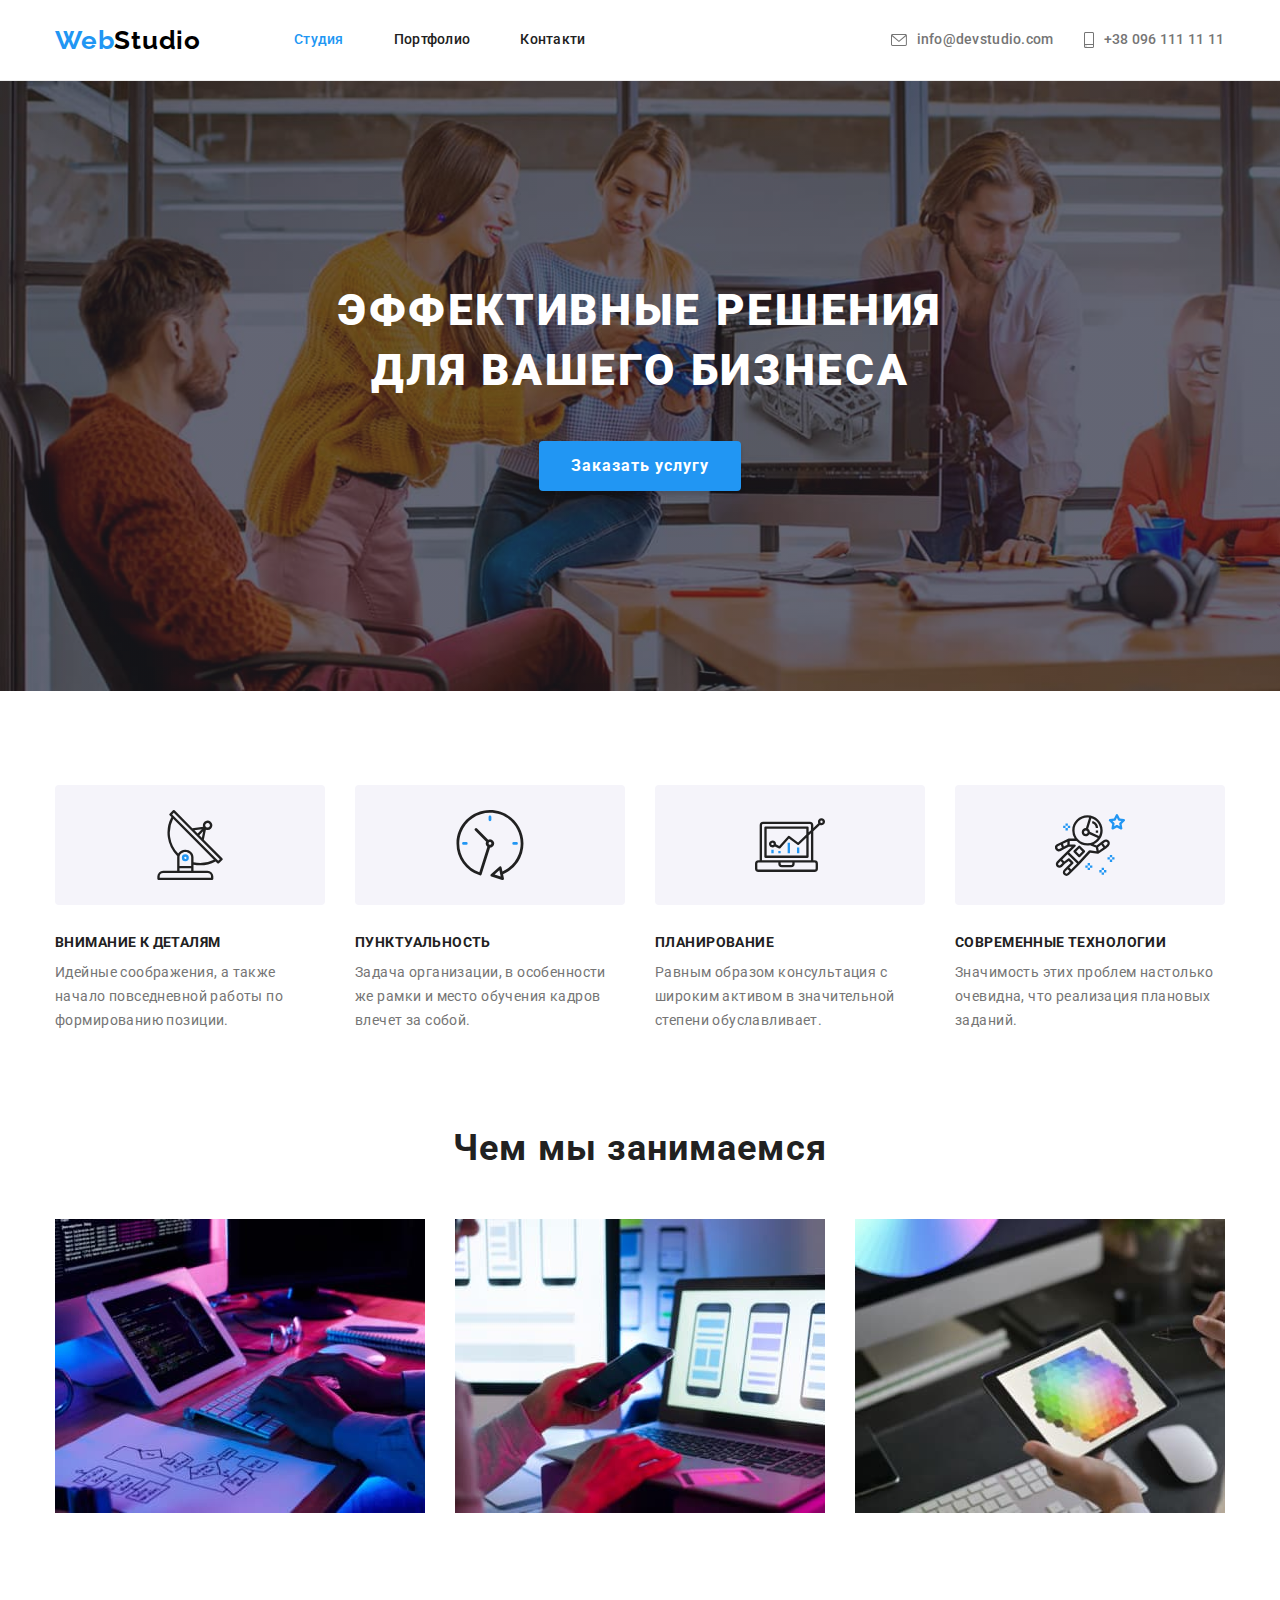
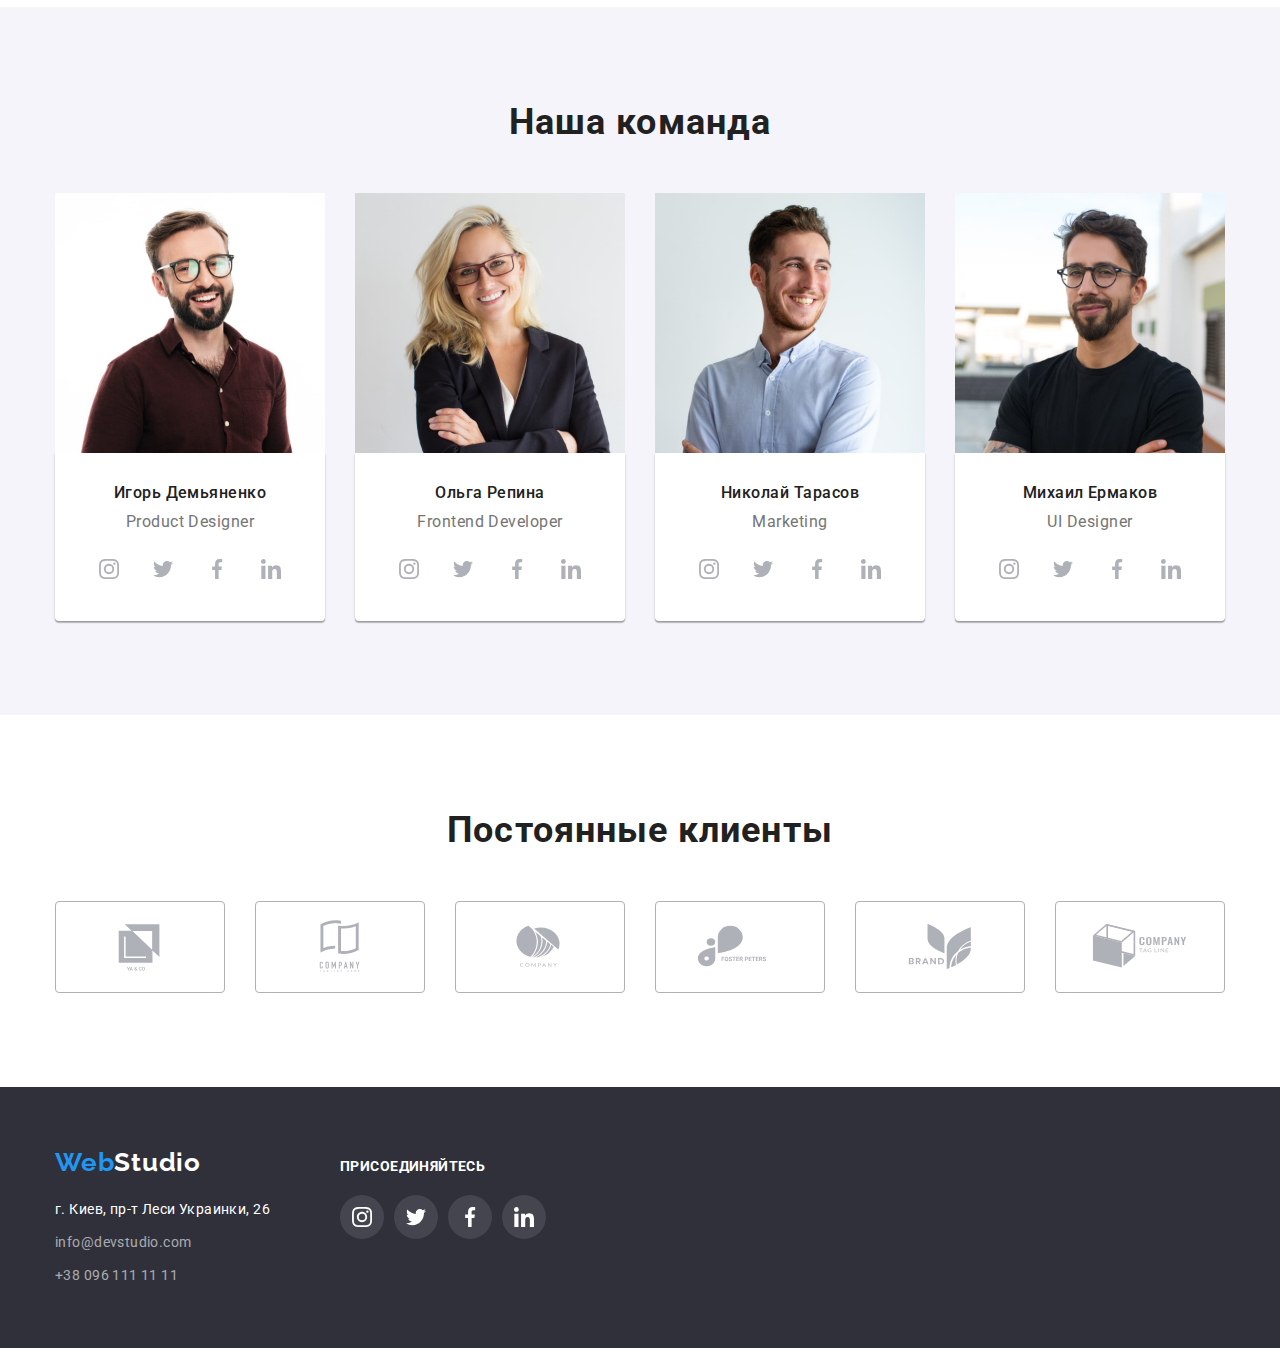
<file: index.html>
<!DOCTYPE html>
<html lang="ru">
    <head>
        <meta charset="UTF-8" />
        <meta http-equiv="X-UA-Compatible" content="IE=edge" />
        <meta name="viewport" content="width=device-width, initial-scale=1.0" />
        <title>Студия</title>
        <link rel="preconnect" href="https://fonts.googleapis.com" />
        <link rel="preconnect" href="https://fonts.gstatic.com" crossorigin />
        <link
            href="https://fonts.googleapis.com/css2?family=Raleway:wght@700&family=Roboto:wght@400;500;700;900&display=swap"
            rel="stylesheet"
        />
        <link
            rel="stylesheet"
            href="https://cdn.jsdelivr.net/npm/modern-normalize@1.1.0/modern-normalize.min.css"
        />
        <link rel="stylesheet" href="./css/styles.css" />
    </head>
    <body>
        <header class="header">
            <div class="container header-container">
                <a class="logo link" href="" lang="en"
                    >Web<span class="logo-accent">Studio</span></a
                >
                <nav class="navigation">
                    <ul class="menu list">
                        <li class="menu-item">
                            <a
                                class="menu-link current link"
                                href="./index.html"
                                >Студия</a
                            >
                        </li>
                        <li class="menu-item">
                            <a class="menu-link link" href="./portfolio.html"
                                >Портфолио</a
                            >
                        </li>
                        <li class="menu-item">
                            <a class="menu-link link" href="#">Контакти</a>
                        </li>
                    </ul>
                </nav>
                <ul class="header-contact-list list">
                    <li class="header-contact-item">
                        <a
                            class="header-contact link"
                            href="mailto:info@devstudio.com"
                        >
                            <svg
                                class="header-contact-icon"
                                width="16"
                                height="12"
                            >
                                <use
                                    href="./images/icons.svg#icon-envelope"
                                ></use>
                            </svg>
                            info@devstudio.com</a
                        >
                    </li>
                    <li class="header-contact-item">
                        <a class="header-contact link" href="tel:+380961111111"
                            ><svg
                                class="header-contact-icon"
                                width="10"
                                height="16"
                            >
                                <use
                                    href="./images/icons.svg#icon-smartphone"
                                ></use>
                            </svg>
                            +38 096 111 11 11</a
                        >
                    </li>
                </ul>
            </div>
        </header>
        <main class="main">
            <section class="hero">
                <div class="container hero-container">
                    <h1 class="title">
                        ЭФФЕКТИВНЫЕ РЕШЕНИЯ ДЛЯ ВАШЕГО БИЗНЕСА
                    </h1>
                    <button class="modal-btn" type="button">
                        Заказать услугу
                    </button>
                </div>
            </section>

            <section class="pref">
                <div class="container">
                    <h2 class="visually-hidden">Преимущества</h2>
                    <ul class="pref-list list">
                        <li class="pref-item">
                            <div class="pref-cont">
                                <svg class="pref-icon" width="70" height="70">
                                    <use
                                        href="./images/icons.svg#icon-antenna"
                                    ></use>
                                </svg>
                            </div>
                            <h3 class="pref-subtitle">Внимание к деталям</h3>
                            <p class="pref-text">
                                Идейные соображения, а также начало повседневной
                                работы по формированию позиции.
                            </p>
                        </li>
                        <li class="pref-item">
                            <div class="pref-cont">
                                <svg class="pref-icon" width="70" height="70">
                                    <use
                                        href="./images/icons.svg#icon-clock"
                                    ></use>
                                </svg>
                            </div>
                            <h3 class="pref-subtitle">Пунктуальность</h3>
                            <p class="pref-text">
                                Задача организации, в особенности же рамки и
                                место обучения кадров влечет за собой.
                            </p>
                        </li>
                        <li class="pref-item">
                            <div class="pref-cont">
                                <svg class="pref-icon" width="70" height="70">
                                    <use
                                        href="./images/icons.svg#icon-diagram"
                                    ></use>
                                </svg>
                            </div>
                            <h3 class="pref-subtitle">Планирование</h3>
                            <p class="pref-text">
                                Равным образом консультация с широким активом в
                                значительной степени обуславливает.
                            </p>
                        </li>
                        <li class="pref-item">
                            <div class="pref-cont">
                                <svg class="pref-icon" width="70" height="70">
                                    <use
                                        href="./images/icons.svg#icon-astronaut"
                                    ></use>
                                </svg>
                            </div>
                            <h3 class="pref-subtitle">
                                Современные технологии
                            </h3>
                            <p class="pref-text">
                                Значимость этих проблем настолько очевидна, что
                                реализация плановых заданий.
                            </p>
                        </li>
                    </ul>
                </div>
            </section>
            <section class="prof">
                <div class="container">
                    <h2 class="caption">Чем мы занимаемся</h2>
                    <ul class="prof-list list">
                        <li class="prof-item">
                            <img
                                class="prof-img"
                                src="./images/img1.jpg"
                                alt="разработка сайта"
                                width="370"
                                height="294"
                            />
                        </li>
                        <li class="prof-item">
                            <img
                                class="prof-img"
                                src="./images/img2.jpg"
                                alt="работа над мобильной версией"
                                width="370"
                                height="294"
                            />
                        </li>
                        <li class="prof-item">
                            <img
                                class="prof-img"
                                src="./images/img3.jpg"
                                alt="работа со стилями"
                                width="370"
                                height="294"
                            />
                        </li>
                    </ul>
                </div>
            </section>
            <section class="employees">
                <div class="container">
                    <h2 class="caption">Наша команда</h2>
                    <ul class="employees-list list">
                        <li class="employee-item">
                            <img
                                class="employee-img"
                                src="./images/employees/igor-demianenko.jpg"
                                alt="Игорь Демьяненко"
                                width="270"
                            />
                            <div class="card-content-employee">
                                <h3 class="employee-subtitle">
                                    Игорь Демьяненко
                                </h3>
                                <p class="job-title" lang="en">
                                    Product Designer
                                </p>
                                <ul class="social-list list">
                                    <li class="social-list-item">
                                        <a href="" class="social-list-link">
                                            <svg
                                                class="socail-list-icon"
                                                width="20"
                                                height="20"
                                            >
                                                <use
                                                    href="./images/icons.svg#icon-instagram"
                                                ></use>
                                            </svg>
                                        </a>
                                    </li>
                                    <li class="social-list-item">
                                        <a href="" class="social-list-link">
                                            <svg
                                                class="socail-list-icon"
                                                width="20"
                                                height="20"
                                            >
                                                <use
                                                    href="./images/icons.svg#icon-twitter"
                                                ></use>
                                            </svg>
                                        </a>
                                    </li>
                                    <li class="social-list-item">
                                        <a href="" class="social-list-link">
                                            <svg
                                                class="socail-list-icon"
                                                width="20"
                                                height="20"
                                            >
                                                <use
                                                    href="./images/icons.svg#icon-facebook"
                                                ></use>
                                            </svg>
                                        </a>
                                    </li>
                                    <li class="social-list-item">
                                        <a href="" class="social-list-link">
                                            <svg
                                                class="socail-list-icon"
                                                width="20"
                                                height="20"
                                            >
                                                <use
                                                    href="./images/icons.svg#icon-linkedin"
                                                ></use>
                                            </svg>
                                        </a>
                                    </li>
                                </ul>
                            </div>
                        </li>
                        <li class="employee-item">
                            <img
                                class="employee-img"
                                src="./images/employees/olga-repina.jpg"
                                alt="Ольга Репина"
                                width="270"
                            />
                            <div class="card-content-employee">
                                <h3 class="employee-subtitle">Ольга Репина</h3>
                                <p class="job-title" lang="en">
                                    Frontend Developer
                                </p>
                                <ul class="social-list list">
                                    <li class="social-list-item">
                                        <a href="" class="social-list-link">
                                            <svg
                                                class="socail-list-icon"
                                                width="20"
                                                height="20"
                                            >
                                                <use
                                                    href="./images/icons.svg#icon-instagram"
                                                ></use>
                                            </svg>
                                        </a>
                                    </li>
                                    <li class="social-list-item">
                                        <a href="" class="social-list-link">
                                            <svg
                                                class="socail-list-icon"
                                                width="20"
                                                height="20"
                                            >
                                                <use
                                                    href="./images/icons.svg#icon-twitter"
                                                ></use>
                                            </svg>
                                        </a>
                                    </li>
                                    <li class="social-list-item">
                                        <a href="" class="social-list-link">
                                            <svg
                                                class="socail-list-icon"
                                                width="20"
                                                height="20"
                                            >
                                                <use
                                                    href="./images/icons.svg#icon-facebook"
                                                ></use>
                                            </svg>
                                        </a>
                                    </li>
                                    <li class="social-list-item">
                                        <a href="" class="social-list-link">
                                            <svg
                                                class="socail-list-icon"
                                                width="20"
                                                height="20"
                                            >
                                                <use
                                                    href="./images/icons.svg#icon-linkedin"
                                                ></use>
                                            </svg>
                                        </a>
                                    </li>
                                </ul>
                            </div>
                        </li>
                        <li class="employee-item">
                            <img
                                class="employee-img"
                                src="./images/employees/nikoay-tarasov.jpg"
                                alt="Николай Тарасов"
                                width="270"
                            />
                            <div class="card-content-employee">
                                <h3 class="employee-subtitle">
                                    Николай Тарасов
                                </h3>
                                <p class="job-title" lang="en">Marketing</p>
                                <ul class="social-list list">
                                    <li class="social-list-item">
                                        <a href="" class="social-list-link">
                                            <svg
                                                class="socail-list-icon"
                                                width="20"
                                                height="20"
                                            >
                                                <use
                                                    href="./images/icons.svg#icon-instagram"
                                                ></use>
                                            </svg>
                                        </a>
                                    </li>
                                    <li class="social-list-item">
                                        <a href="" class="social-list-link">
                                            <svg
                                                class="socail-list-icon"
                                                width="20"
                                                height="20"
                                            >
                                                <use
                                                    href="./images/icons.svg#icon-twitter"
                                                ></use>
                                            </svg>
                                        </a>
                                    </li>
                                    <li class="social-list-item">
                                        <a href="" class="social-list-link">
                                            <svg
                                                class="socail-list-icon"
                                                width="20"
                                                height="20"
                                            >
                                                <use
                                                    href="./images/icons.svg#icon-facebook"
                                                ></use>
                                            </svg>
                                        </a>
                                    </li>
                                    <li class="social-list-item">
                                        <a href="" class="social-list-link">
                                            <svg
                                                class="socail-list-icon"
                                                width="20"
                                                height="20"
                                            >
                                                <use
                                                    href="./images/icons.svg#icon-linkedin"
                                                ></use>
                                            </svg>
                                        </a>
                                    </li>
                                </ul>
                            </div>
                        </li>
                        <li class="employee-item">
                            <img
                                class="employee-img"
                                src="./images/employees/mihail-ermakov.jpg"
                                alt="Михаил Ермаков"
                                width="270"
                            />
                            <div class="card-content-employee">
                                <h3 class="employee-subtitle">
                                    Михаил Ермаков
                                </h3>
                                <p class="job-title" lang="en">UI Designer</p>
                                <ul class="social-list list">
                                    <li class="social-list-item">
                                        <a href="" class="social-list-link">
                                            <svg
                                                class="socail-list-icon"
                                                width="20"
                                                height="20"
                                            >
                                                <use
                                                    href="./images/icons.svg#icon-instagram"
                                                ></use>
                                            </svg>
                                        </a>
                                    </li>
                                    <li class="social-list-item">
                                        <a href="" class="social-list-link">
                                            <svg
                                                class="socail-list-icon"
                                                width="20"
                                                height="20"
                                            >
                                                <use
                                                    href="./images/icons.svg#icon-twitter"
                                                ></use>
                                            </svg>
                                        </a>
                                    </li>
                                    <li class="social-list-item">
                                        <a href="" class="social-list-link">
                                            <svg
                                                class="socail-list-icon"
                                                width="20"
                                                height="20"
                                            >
                                                <use
                                                    href="./images/icons.svg#icon-facebook"
                                                ></use>
                                            </svg>
                                        </a>
                                    </li>
                                    <li class="social-list-item">
                                        <a href="" class="social-list-link">
                                            <svg
                                                class="socail-list-icon"
                                                width="20"
                                                height="20"
                                            >
                                                <use
                                                    href="./images/icons.svg#icon-linkedin"
                                                ></use>
                                            </svg>
                                        </a>
                                    </li>
                                </ul>
                            </div>
                        </li>
                    </ul>
                </div>
            </section>
            <section class="clients">
                <div class="container">
                    <h2 class="caption">Постоянные клиенты</h2>
                    <ul class="clients-list list">
                        <li class="client-item">
                            <a href="" class="client-link"
                                ><svg
                                    class="client-list-icon"
                                    width="106"
                                    height="60"
                                >
                                    <use
                                        href="./images/icons.svg#icon-client1"
                                    ></use>
                                </svg>
                            </a>
                        </li>
                        <li class="client-item">
                            <a href="" class="client-link"
                                ><svg
                                    class="client-list-icon"
                                    width="106"
                                    height="60"
                                >
                                    <use
                                        href="./images/icons.svg#icon-client2"
                                    ></use>
                                </svg>
                            </a>
                        </li>
                        <li class="client-item">
                            <a href="" class="client-link"
                                ><svg
                                    class="client-list-icon"
                                    width="106"
                                    height="60"
                                >
                                    <use
                                        href="./images/icons.svg#icon-client3"
                                    ></use>
                                </svg>
                            </a>
                        </li>
                        <li class="client-item">
                            <a href="" class="client-link"
                                ><svg
                                    class="client-list-icon"
                                    width="106"
                                    height="60"
                                >
                                    <use
                                        href="./images/icons.svg#icon-client4"
                                    ></use>
                                </svg>
                            </a>
                        </li>
                        <li class="client-item">
                            <a href="" class="client-link"
                                ><svg
                                    class="client-list-icon"
                                    width="106"
                                    height="60"
                                >
                                    <use
                                        href="./images/icons.svg#icon-client5"
                                    ></use>
                                </svg>
                            </a>
                        </li>
                        <li class="client-item">
                            <a href="" class="client-link"
                                ><svg
                                    class="client-list-icon"
                                    width="106"
                                    height="60"
                                >
                                    <use
                                        href="./images/icons.svg#icon-client6"
                                    ></use>
                                </svg>
                            </a>
                        </li>
                    </ul>
                </div>
            </section>
        </main>
        <footer class="footer">
            <div class="container">
                <ul class="footer-list list">
                    <li class="footer-item">
                        <a class="logo link" href="" lang="en"
                            >Web<span class="logo-accent-footer"
                                >Studio</span
                            ></a
                        >
                        <address class="address">
                            <ul class="address-list list">
                                <li class="address-item">
                                    <a
                                        class="address-link footer-address link"
                                        href="https://goo.gl/maps/qgco4k4MFh5VarPj7"
                                        target="_blank"
                                        rel="noopener noreferrer"
                                        >г. Киев, пр-т Леси Украинки, 26</a
                                    >
                                </li>
                                <li class="address-item">
                                    <a
                                        class="address-link footer-contact link"
                                        href="mailto:info@devstudio.com"
                                        >info@devstudio.com</a
                                    >
                                </li>
                                <li class="address-item">
                                    <a
                                        class="address-link footer-contact link"
                                        href="tel:+380961111111"
                                        >+38 096 111 11 11</a
                                    >
                                </li>
                            </ul>
                        </address>
                    </li>
                    <li class="footer-item">
                        <h3 class="footer-subtitle">присоединяйтесь</h3>
                        <ul class="social-list list">
                            <li class="social-list-item">
                                <a
                                    href=""
                                    class="social-list-link social-list-link-footer"
                                >
                                    <svg
                                        class="socail-list-footer-icon socail-list-icon"
                                        width="20"
                                        height="20"
                                    >
                                        <use
                                            href="./images/icons.svg#icon-instagram"
                                        ></use>
                                    </svg>
                                </a>
                            </li>
                            <li class="social-list-item">
                                <a
                                    href=""
                                    class="social-list-link social-list-link-footer"
                                >
                                    <svg
                                        class="socail-list-footer-icon socail-list-icon"
                                        width="20"
                                        height="20"
                                    >
                                        <use
                                            href="./images/icons.svg#icon-twitter"
                                        ></use>
                                    </svg>
                                </a>
                            </li>
                            <li class="social-list-item">
                                <a
                                    href=""
                                    class="social-list-link social-list-link-footer"
                                >
                                    <svg
                                        class="socail-list-footer-icon socail-list-icon"
                                        width="20"
                                        height="20"
                                    >
                                        <use
                                            href="./images/icons.svg#icon-facebook"
                                        ></use>
                                    </svg>
                                </a>
                            </li>
                            <li class="social-list-item">
                                <a
                                    href=""
                                    class="social-list-link social-list-link-footer"
                                >
                                    <svg
                                        class="socail-list-footer-icon socail-list-icon"
                                        width="20"
                                        height="20"
                                    >
                                        <use
                                            href="./images/icons.svg#icon-linkedin"
                                        ></use>
                                    </svg>
                                </a>
                            </li>
                        </ul>
                    </li>
                </ul>
            </div>
        </footer>
    </body>
</html>
</file>
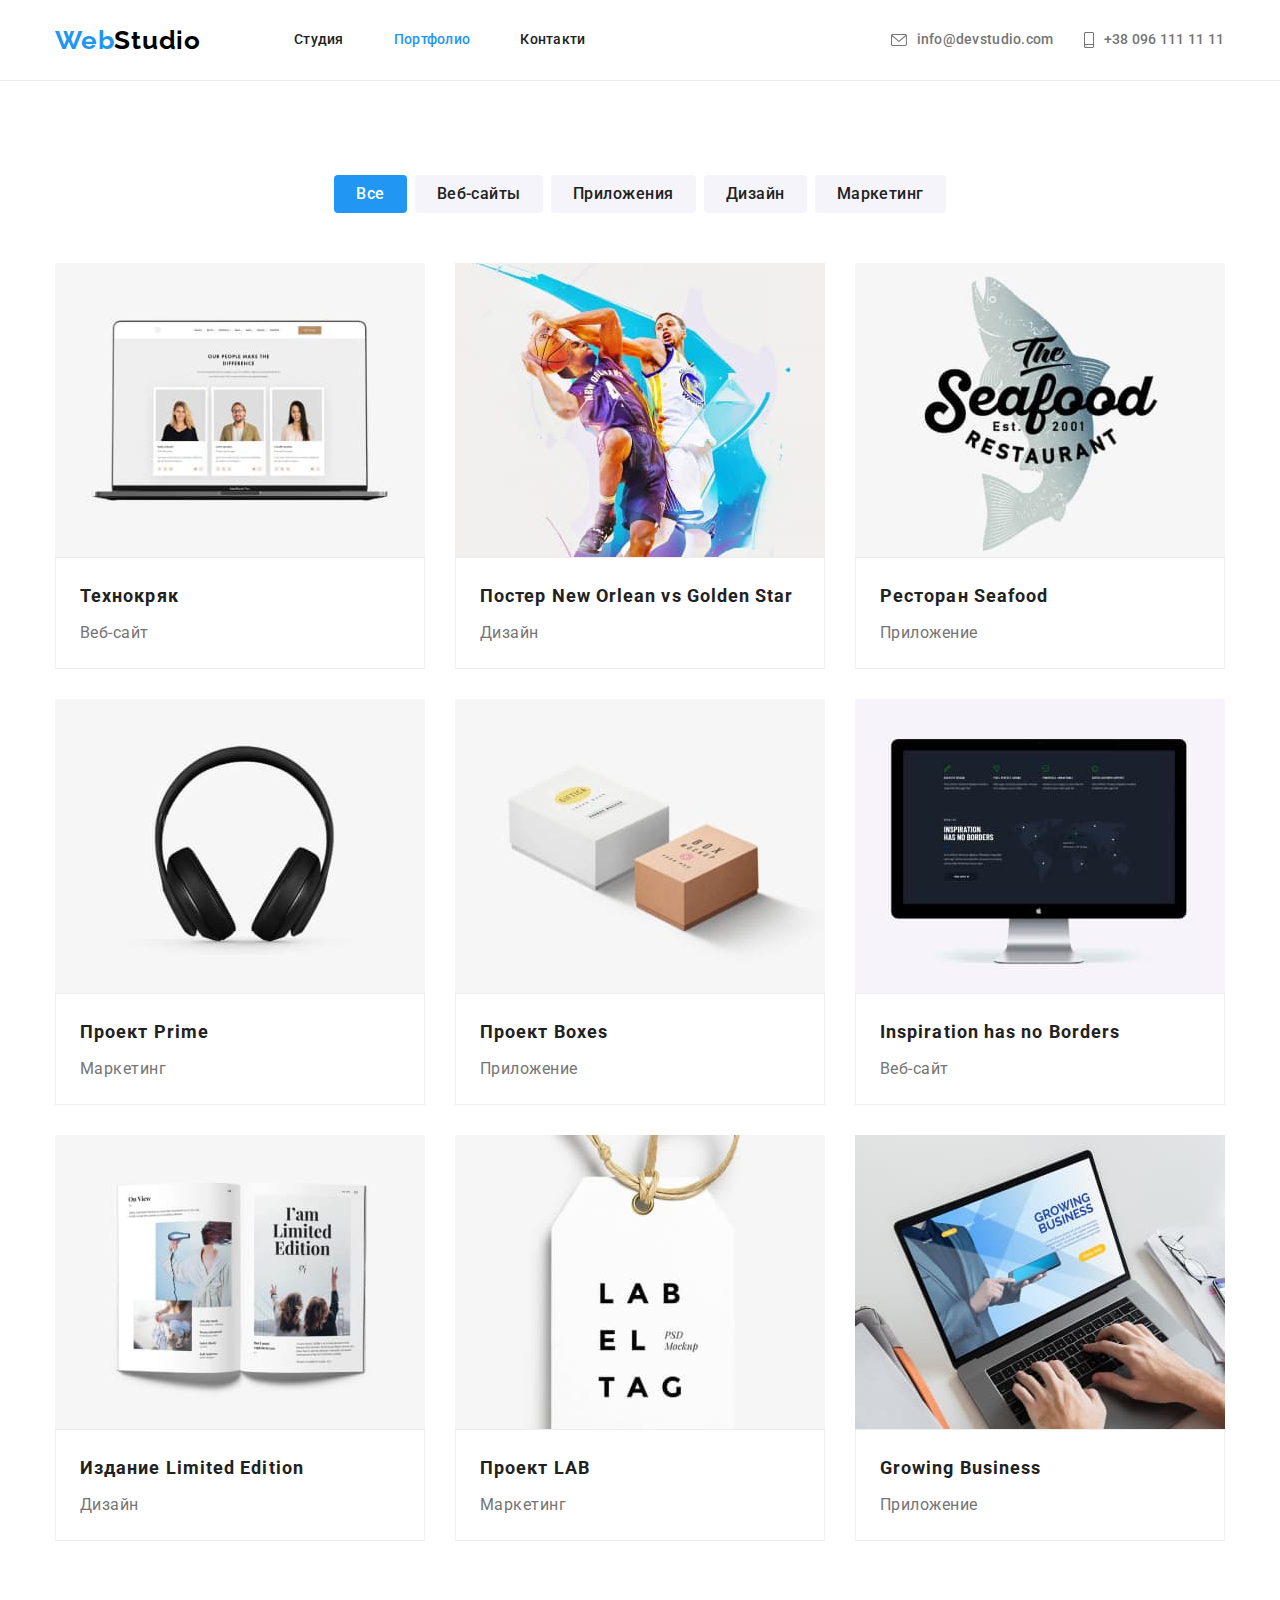
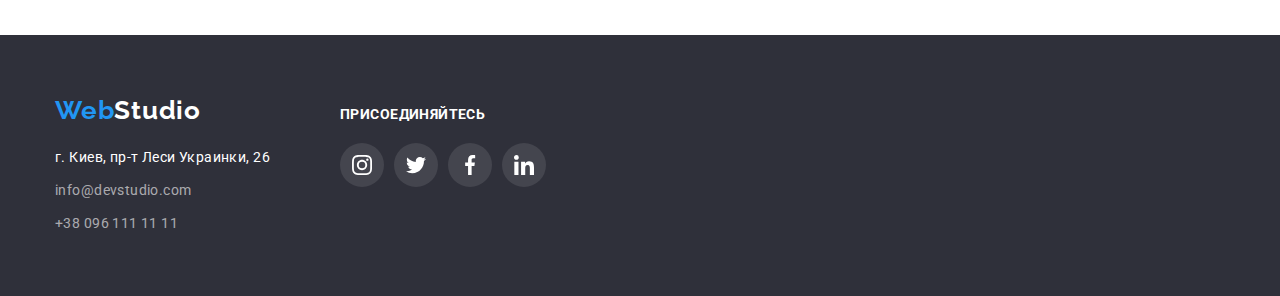
<file: portfolio.html>
<!DOCTYPE html>
<html lang="ru">
    <head>
        <meta charset="UTF-8" />
        <meta http-equiv="X-UA-Compatible" content="IE=edge" />
        <meta name="viewport" content="width=device-width, initial-scale=1.0" />
        <title>Портфолио</title>
        <link rel="preconnect" href="https://fonts.googleapis.com" />
        <link rel="preconnect" href="https://fonts.gstatic.com" crossorigin />
        <link
            href="https://fonts.googleapis.com/css2?family=Raleway:wght@700&family=Roboto:wght@400;500;700;900&display=swap"
            rel="stylesheet"
        />
        <link
            rel="stylesheet"
            href="https://cdn.jsdelivr.net/npm/modern-normalize@1.1.0/modern-normalize.min.css"
        />
        <link rel="stylesheet" href="./css/styles.css" />
    </head>
    <body>
        <header class="header">
            <div class="container header-container">
                <a class="logo link" href="" lang="en"
                    >Web<span class="logo-accent">Studio</span></a
                >
                <nav class="navigation">
                    <ul class="menu list">
                        <li class="menu-item">
                            <a class="menu-link link" href="./index.html"
                                >Студия</a
                            >
                        </li>
                        <li class="menu-item">
                            <a
                                class="menu-link current link"
                                href="./portfolio.html"
                                >Портфолио</a
                            >
                        </li>
                        <li class="menu-item">
                            <a class="menu-link link" href="#">Контакти</a>
                        </li>
                    </ul>
                </nav>
                <ul class="header-contact-list list">
                    <li class="header-contact-item">
                        <a
                            class="header-contact link"
                            href="mailto:info@devstudio.com"
                        >
                            <svg
                                class="header-contact-icon"
                                width="16"
                                height="12"
                            >
                                <use
                                    href="./images/icons.svg#icon-envelope"
                                ></use>
                            </svg>
                            info@devstudio.com</a
                        >
                    </li>
                    <li class="header-contact-item">
                        <a class="header-contact link" href="tel:+380961111111"
                            ><svg
                                class="header-contact-icon"
                                width="10"
                                height="16"
                            >
                                <use
                                    href="./images/icons.svg#icon-smartphone"
                                ></use>
                            </svg>
                            +38 096 111 11 11</a
                        >
                    </li>
                </ul>
            </div>
        </header>
        <main class="main">
            <section class="section">
                <div class="container">
                    <h1 class="filter-title visually-hidden">Портфолио</h1>
                    <ul class="filters-list list">
                        <li class="filter-item">
                            <button
                                class="filter-btn current-btn"
                                type="button"
                            >
                                Все
                            </button>
                        </li>
                        <li class="filter-item">
                            <button class="filter-btn" type="button">
                                Веб-сайты
                            </button>
                        </li>
                        <li class="filter-item">
                            <button class="filter-btn" type="button">
                                Приложения
                            </button>
                        </li>
                        <li class="filter-item">
                            <button class="filter-btn" type="button">
                                Дизайн
                            </button>
                        </li>
                        <li class="filter-item">
                            <button class="filter-btn" type="button">
                                Маркетинг
                            </button>
                        </li>
                    </ul>
                    <ul class="projects-list list">
                        <li class="project-item">
                            <img
                                class="project-img"
                                src="./images/portfolio/img9.jpg"
                                alt="Монитор с
                            фото сотрудников"
                                width="370"
                                height="294"
                            />
                            <div class="card-content-project">
                                <h2 class="project-subtitle">Технокряк</h2>
                                <p class="filter-name">Веб-сайт</p>
                            </div>
                        </li>
                        <li class="project-item">
                            <img
                                class="project-img"
                                src="./images/portfolio/poster.jpg"
                                alt="Постер с
                            баскетболистами"
                                width="370"
                                height="294"
                            />
                            <div class="card-content-project">
                                <h2 class="project-subtitle">
                                    Постер
                                    <span lang="en"
                                        >New Orlean vs Golden Star</span
                                    >
                                </h2>
                                <p class="filter-name">Дизайн</p>
                            </div>
                        </li>
                        <li class="project-item">
                            <img
                                class="project-img"
                                src="./images/portfolio/restaurant.jpg"
                                alt="Вывеска рыбного ресторана"
                                width="370"
                                height="294"
                            />
                            <div class="card-content-project">
                                <h2 class="project-subtitle">
                                    Ресторан <span lang="en">Seafood</span>
                                </h2>
                                <p class="filter-name">Приложение</p>
                            </div>
                        </li>
                        <li class="project-item">
                            <img
                                class="project-img"
                                src="./images/portfolio/headphone.jpg"
                                alt="Наушники"
                                width="370"
                                height="294"
                            />
                            <div class="card-content-project">
                                <h2 class="project-subtitle">
                                    Проект <span lang="en">Prime</span>
                                </h2>
                                <p class="filter-name">Маркетинг</p>
                            </div>
                        </li>
                        <li class="project-item">
                            <img
                                class="project-img"
                                src="./images/portfolio/boxes.jpg"
                                alt="Две коробки"
                                width="370"
                                height="294"
                            />
                            <div class="card-content-project">
                                <h2 class="project-subtitle">
                                    Проект <span lang="en">Boxes</span>
                                </h2>
                                <p class="filter-name">Приложение</p>
                            </div>
                        </li>
                        <li class="project-item">
                            <img
                                class="project-img"
                                src="./images/portfolio/monitor.jpg"
                                alt="Монитор"
                                width="370"
                                height="294"
                            />
                            <div class="card-content-project">
                                <h2 class="project-subtitle" lang="en">
                                    Inspiration has no Borders
                                </h2>
                                <p class="filter-name">Веб-сайт</p>
                            </div>
                        </li>
                        <li class="project-item">
                            <img
                                class="project-img"
                                src="./images/portfolio/book.jpg"
                                alt="Раскрытая книга"
                                width="370"
                                height="294"
                            />
                            <div class="card-content-project">
                                <h2 class="project-subtitle">
                                    Издание
                                    <span lang="en">Limited Edition</span>
                                </h2>
                                <p class="filter-name">Дизайн</p>
                            </div>
                        </li>
                        <li class="project-item">
                            <img
                                class="project-img"
                                src="./images/portfolio/lab.jpg"
                                alt="Бирка с логотипом"
                                width="370"
                                height="294"
                            />
                            <div class="card-content-project">
                                <h2 class="project-subtitle">
                                    Проект <span lang="en">LAB</span>
                                </h2>
                                <p class="filter-name">Маркетинг</p>
                            </div>
                        </li>
                        <li class="project-item">
                            <img
                                class="project-img"
                                src="./images/portfolio/comp.jpg"
                                alt="Работа за ноутбуком"
                                width="370"
                                height="294"
                            />
                            <div class="card-content-project">
                                <h2 class="project-subtitle" lang="en">
                                    Growing Business
                                </h2>
                                <p class="filter-name">Приложение</p>
                            </div>
                        </li>
                    </ul>
                </div>
            </section>
        </main>
        <footer class="footer">
            <div class="container">
                <ul class="footer-list list">
                    <li class="footer-item">
                        <a class="logo link" href="" lang="en"
                            >Web<span class="logo-accent-footer"
                                >Studio</span
                            ></a
                        >
                        <address class="address">
                            <ul class="address-list list">
                                <li class="address-item">
                                    <a
                                        class="address-link footer-address link"
                                        href="https://goo.gl/maps/qgco4k4MFh5VarPj7"
                                        target="_blank"
                                        rel="noopener noreferrer"
                                        >г. Киев, пр-т Леси Украинки, 26</a
                                    >
                                </li>
                                <li class="address-item">
                                    <a
                                        class="address-link footer-contact link"
                                        href="mailto:info@devstudio.com"
                                        >info@devstudio.com</a
                                    >
                                </li>
                                <li class="address-item">
                                    <a
                                        class="address-link footer-contact link"
                                        href="tel:+380961111111"
                                        >+38 096 111 11 11</a
                                    >
                                </li>
                            </ul>
                        </address>
                    </li>
                    <li class="footer-item">
                        <h3 class="footer-subtitle">присоединяйтесь</h3>
                        <ul class="social-list list">
                            <li class="social-list-item">
                                <a
                                    href=""
                                    class="social-list-link social-list-link-footer"
                                >
                                    <svg
                                        class="socail-list-footer-icon socail-list-icon"
                                        width="20"
                                        height="20"
                                    >
                                        <use
                                            href="./images/icons.svg#icon-instagram"
                                        ></use>
                                    </svg>
                                </a>
                            </li>
                            <li class="social-list-item">
                                <a
                                    href=""
                                    class="social-list-link social-list-link-footer"
                                >
                                    <svg
                                        class="socail-list-footer-icon socail-list-icon"
                                        width="20"
                                        height="20"
                                    >
                                        <use
                                            href="./images/icons.svg#icon-twitter"
                                        ></use>
                                    </svg>
                                </a>
                            </li>
                            <li class="social-list-item">
                                <a
                                    href=""
                                    class="social-list-link social-list-link-footer"
                                >
                                    <svg
                                        class="socail-list-footer-icon socail-list-icon"
                                        width="20"
                                        height="20"
                                    >
                                        <use
                                            href="./images/icons.svg#icon-facebook"
                                        ></use>
                                    </svg>
                                </a>
                            </li>
                            <li class="social-list-item">
                                <a
                                    href=""
                                    class="social-list-link social-list-link-footer"
                                >
                                    <svg
                                        class="socail-list-footer-icon socail-list-icon"
                                        width="20"
                                        height="20"
                                    >
                                        <use
                                            href="./images/icons.svg#icon-linkedin"
                                        ></use>
                                    </svg>
                                </a>
                            </li>
                        </ul>
                    </li>
                </ul>
            </div>
        </footer>
    </body>
</html>
</file>
<file: css/styles.css>
:root {
    --logo-font: 'Raleway', sans-serif;
    --main-font: 'Roboto', sans-serif;
    --brand-color: #2196f3;
    --main-color-font: #212121;
    --text-color: #757575;
    --main-background: #ffffff;
    --hero-background: #2f303a;
    --second-background: #f5f4fa;
    --main-icon-color: #afb1b8;
}
h1,
h2,
h3,
h4,
p {
    margin-top: 0;
    margin-bottom: 0;
}
ul,
ol {
    margin-top: 0;
    margin-bottom: 0;
    padding-left: 0;
}
.link {
    text-decoration: none;
}
.list {
    list-style: none;
}
.visually-hidden {
    position: absolute;
    width: 1px;
    height: 1px;
    padding: 0;
    margin: -1px;
    overflow: hidden;
    clip: rect(0, 0, 0, 0);
    white-space: nowrap;
    border: 0;
}
img {
    display: block;
    max-width: 100%;
    height: auto;
}
/* --------------! BODY ------------- */
body {
    font-family: var(--main-font);
    font-size: 14px;
    color: var(--main-color-font);
    background: var(--main-background);
}

/* --------------! HEADER ------------- */
/* --------------! LOGO ------------- */
.logo {
    font-family: var(--logo-font);
    font-weight: 700;
    font-size: 26px;
    line-height: 1.19;
    /* identical to box height */

    letter-spacing: 0.03em;

    color: var(--brand-color);
}
.logo-accent {
    color: #000000;
}
.logo-accent-footer {
    color: var(--main-background);
}
.container {
    width: 1200px;
    margin-left: auto;
    margin-right: auto;
    padding-left: 15px;
    padding-right: 15px;
}
.header {
    border-bottom: 1px solid #ececec;
}
.header-container {
    align-items: center;
    display: flex;
}
/* --------------! NAVIGAION ------------- */
.menu {
    display: flex;
    margin-left: 93px;
}
.menu-item:not(:last-child) {
    margin-right: 50px;
}
.menu-link {
    font-weight: 500;
    line-height: 1.14;
    letter-spacing: 0.02em;
    color: var(--main-color-font);
    padding: 32px 0;
    display: block;
}
.menu-link:hover,
.menu-link:focus {
    color: var(--brand-color);
}
.current {
    color: var(--brand-color);
}
/* --------------! HEADER CONTACT ------------- */
.header-contact-list {
    display: flex;
    justify-content: flex-end;
    margin-left: 305px;
}
.header-contact-item:not(:first-child) {
    margin-left: 30px;
}
.header-contact-item {
    display: flex;
    justify-content: center;
    align-items: center;
}
.header-contact {
    display: flex;
    justify-content: center;
    align-items: center;
    font-weight: 500;
    line-height: 1.14;
    letter-spacing: 0.02em;

    color: var(--text-color);
    padding: 32px 0;
}
.header-contact:hover,
.header-contact:focus {
    color: var(--brand-color);
}
.header-contact-icon {
    margin-right: 10px;
    background-size: contain;
    fill: var(--text-color);
}
.header-contact:hover .header-contact-icon,
.header-contact:focus .header-contact-icon {
    fill: var(--brand-color);
}

/* ----------------------! INDEX MAIN -------------------- */

/* --------------! HERO ------------- */
.hero {
    padding: 200px 0;
    background-color: #c4c4c4;
    background-image: linear-gradient(
            rgba(47, 48, 58, 0.4),
            rgba(47, 48, 58, 0.4)
        ),
        url(../images/bg.jpg);
    background-size: cover;
}
.title {
    font-weight: 900;
    font-size: 44px;
    line-height: 1.36;
    /* or 136% */
    text-align: center;
    letter-spacing: 0.06em;
    text-transform: uppercase;
    color: var(--main-background);
}
.hero-container {
    display: flex;
    width: 696px;
    flex-wrap: wrap;
    justify-content: center;
}
.modal-btn {
    font-family: inherit;
    font-weight: 700;
    font-size: 16px;
    line-height: 1.88;
    letter-spacing: 0.06em;
    /* identical to box height, or 188% */

    color: var(--main-background);
    background: var(--brand-color);
    box-shadow: 0px 4px 4px rgba(0, 0, 0, 0.15);
    border-radius: 4px;
    border: inherit;
    cursor: pointer;
    padding: 10px 32px;
    margin-top: 40px;
}
.modal-btn:hover,
.modal-btn:focus {
    background: #188ce8;
}
/* --------------! SECTION INDEX ------------- */
.pref {
    padding-top: 94px;
}
.pref-subtitle {
    font-weight: 700;
    font-size: 14px;
    line-height: 1.14;
    letter-spacing: 0.03em;
    text-transform: uppercase;
    margin-bottom: 10px;
}
.pref-text {
    line-height: 1.71;
    /* or 171% */

    letter-spacing: 0.03em;

    color: var(--text-color);
}
.pref-list {
    display: flex;
    gap: 30px;
}
.pref-item {
    flex-basis: calc((100% - 60px) / 3);
}
.pref-cont {
    display: flex;
    justify-content: center;
    align-items: center;
    width: 100%;
    height: 120px;
    margin-bottom: 30px;
    background: var(--second-background);
    border-radius: 4px;
}
.prof {
    padding-top: 94px;
    padding-bottom: 94px;
}
.caption {
    font-weight: 700;
    font-size: 36px;
    line-height: 1.17;
    text-align: center;
    letter-spacing: 0.03em;
}
.prof-list {
    display: flex;
    margin-top: 50px;
}
.prof-item:not(:last-child) {
    margin-right: 30px;
}

.employees {
    background: var(--second-background);
    padding-top: 94px;
    padding-bottom: 94px;
}
.employee-subtitle {
    font-weight: 500;
    font-size: 16px;
    line-height: 1.19;
    /* identical to box height */

    text-align: center;
    letter-spacing: 0.03em;
}
.job-title {
    font-size: 16px;
    line-height: 1.19;
    /* identical to box height */

    text-align: center;
    letter-spacing: 0.03em;

    color: var(--text-color);
    margin-top: 10px;
    margin-bottom: 16px;
}
.employees-list {
    display: flex;
    margin-top: 50px;
}
.employee-item:not(:last-child) {
    margin-right: 30px;
}
.card-content-employee {
    padding-top: 30px;
    padding-bottom: 30px;
    box-shadow: 0px 1px 3px rgba(0, 0, 0, 0.12), 0px 1px 1px rgba(0, 0, 0, 0.14),
        0px 2px 1px rgba(0, 0, 0, 0.2);
    border-radius: 0px 0px 4px 4px;
    background: var(--main-background);
}
.social-list {
    display: flex;
    justify-content: center;
    gap: 10px;
}

.social-list-link {
    display: flex;
    justify-content: center;
    align-items: center;
    width: 44px;
    height: 44px;
    border-radius: 50%;
    background-color: var(--main-background);
}
.social-list-link-footer {
    background: rgba(255, 255, 255, 0.1);
}

.social-list-link:hover,
.social-list-link:focus {
    background-color: var(--brand-color);
}

.socail-list-icon {
    fill: var(--main-icon-color);
}
.socail-list-footer-icon {
    fill: var(--main-background);
}
.social-list-link:hover .socail-list-icon,
.social-list-link:focus .socail-list-icon {
    fill: var(--main-background);
}
.clients {
    padding-top: 94px;
    padding-bottom: 94px;
}
.clients-list {
    display: flex;
    padding-top: 50px;
    gap: 30px;
}
.client-link {
    display: flex;
    justify-content: center;
    align-items: center;
    width: 170px;
    height: 92px;
    border: 1px solid #afb1b8;
    border-radius: 4px;
}
.client-list-icon {
    fill: var(--main-icon-color);
}
.client-link:hover .client-list-icon,
.client-link:focus .client-list-icon {
    fill: var(--brand-color);
}
.client-link:hover,
.client-link:focus {
    border-color: var(--brand-color);
}
/* --------------! FOOTER ------------- */
.footer {
    background: var(--hero-background);
    padding: 60px 0;
}
.address-list {
    font-style: normal;
    margin-top: 20px;
}
.address-item:not(:first-child) {
    margin-top: 9px;
}
.footer-address {
    line-height: 1.71;
    /* or 171% */

    letter-spacing: 0.03em;

    color: var(--main-background);
}
.footer-contact {
    line-height: 1.71;
    /* or 171% */

    letter-spacing: 0.03em;

    color: rgba(255, 255, 255, 0.6);
}
.address-link:hover,
.address-link:focus {
    color: var(--brand-color);
}
.footer-subtitle {
    font-weight: 700;
    font-size: 14px;
    line-height: 1.14;
    letter-spacing: 0.03em;
    text-transform: uppercase;

    color: var(--main-background);
    margin-bottom: 20px;
}
.footer-list {
    display: flex;
    align-items: baseline;
}
.footer-item:first-child {
    margin-right: 70px;
}

/* ----------------------! PORTFOLIO MAIN -------------------- */
/* --------------! SECTION POTFOLIO ------------- */
.section {
    padding: 94px 0;
}
.filters-list {
    display: flex;
    margin-bottom: 50px;
    justify-content: center;
}
.filter-item:not(:last-child) {
    margin-right: 8px;
}
.filter-btn {
    font-family: inherit;
    font-weight: 500;
    font-size: 16px;
    line-height: 1.63;
    /* identical to box height, or 162% */

    text-align: center;
    letter-spacing: 0.03em;

    color: inherit;
    background: var(--second-background);
    border-radius: 4px;
    border: inherit;
    cursor: pointer;
    padding: 6px 22px;
}
.filter-btn:hover,
.filter-btn:focus {
    color: var(--main-background);
    background: var(--brand-color);
    box-shadow: 0px 3px 1px rgba(0, 0, 0, 0.1), 0px 1px 2px rgba(0, 0, 0, 0.08),
        0px 2px 2px rgba(0, 0, 0, 0.12);
}
.current-btn {
    color: var(--main-background);
    background: var(--brand-color);
}
.projects-list {
    display: flex;
    flex-wrap: wrap;
    gap: 30px;
}
.project-subtitle {
    font-weight: 700;
    font-size: 18px;
    line-height: 2;
    /* identical to box height, or 200% */

    letter-spacing: 0.06em;
}
.filter-name {
    font-size: 16px;
    line-height: 1.88;
    /* identical to box height, or 188% */

    letter-spacing: 0.03em;

    color: var(--text-color);
    margin-top: 4px;
}
.card-content-project {
    padding-top: 20px;
    padding-bottom: 20px;
    padding-left: 24px;
    padding-right: 24px;
    border: 1px solid #eeeeee;
}
.project-item:hover {
    box-shadow: 0px 1px 1px rgba(0, 0, 0, 0.12), 0px 4px 4px rgba(0, 0, 0, 0.06),
        1px 4px 6px rgba(0, 0, 0, 0.16);
}
</file>
